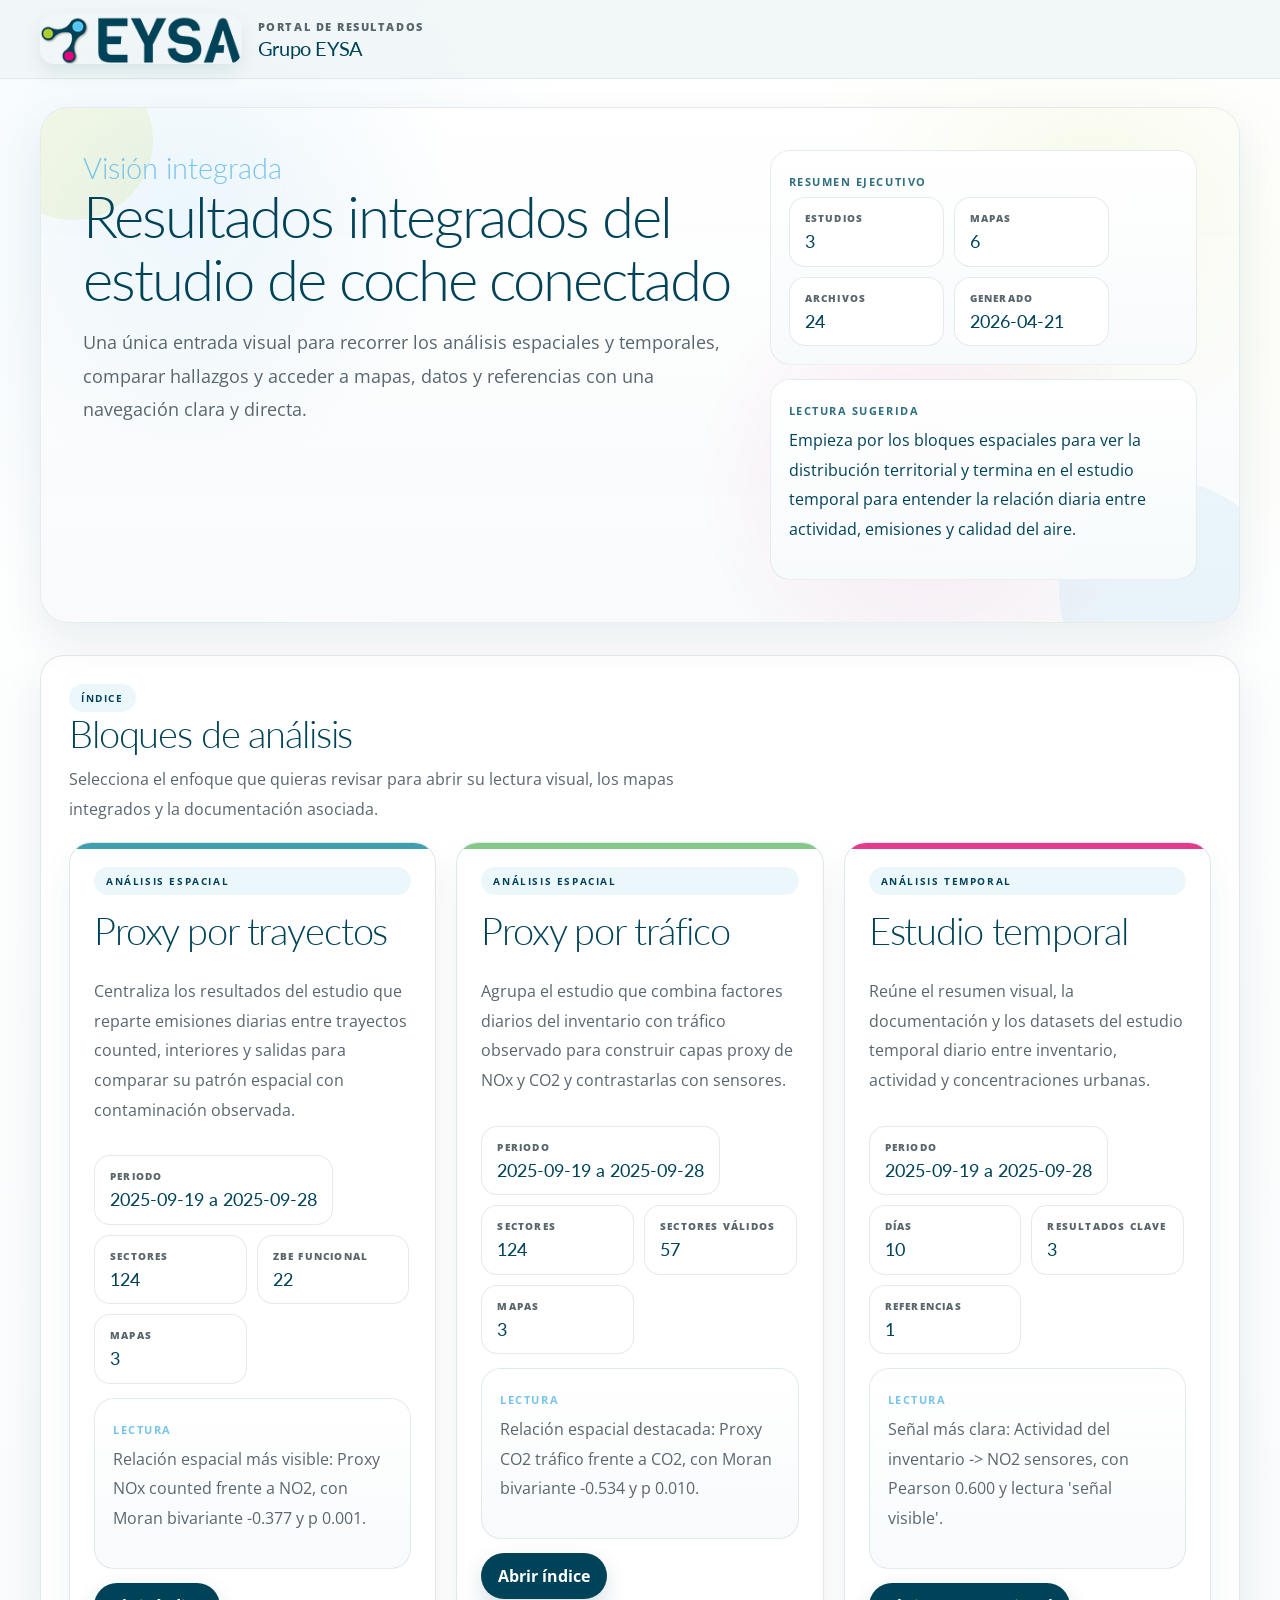
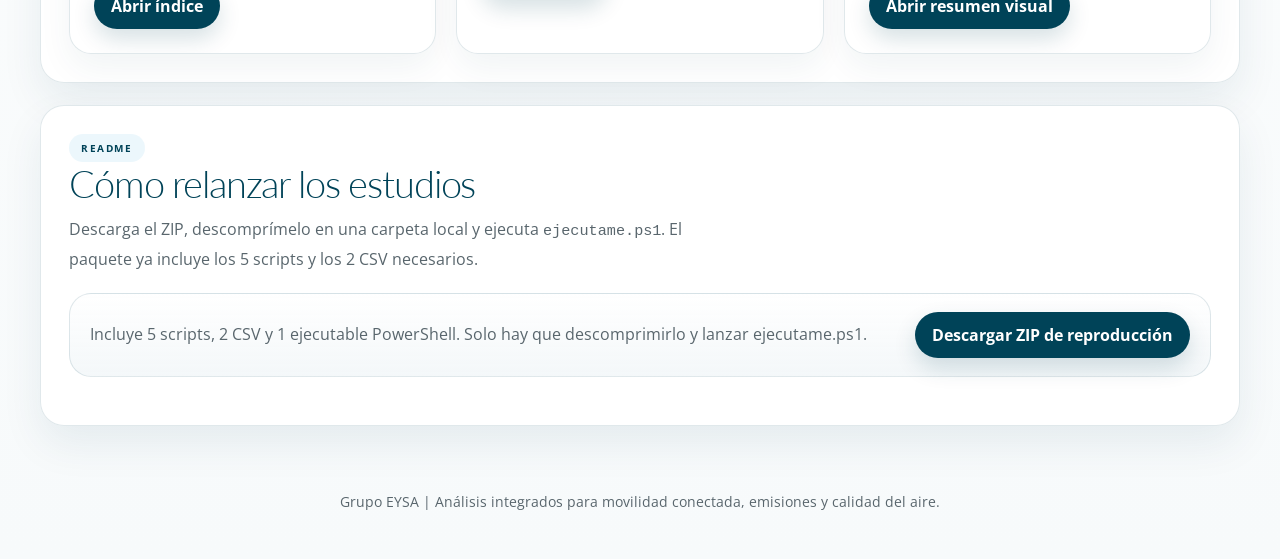
<file: index.html>
<!doctype html>
<html lang="es">
<head>
  <meta charset="utf-8">
  <meta name="viewport" content="width=device-width, initial-scale=1">
  <title>Portal de resultados EYSA</title>
  <link rel="stylesheet" href="assets/styles.css">
</head>
<body>
  <header class="site-header">
    <div class="header-inner">
      <a class="brand-link" href="index.html">
        <img src="assets/eysa-logo.png" alt="EYSA">
        <div class="brand-copy">
          <span>Portal de resultados</span>
          <strong>Grupo EYSA</strong>
        </div>
      </a>
    </div>
  </header>

  <section class="hero-wrap">
    <div class="hero-card hero-card-main">
      <div class="hero-grid">
        <div>
          <span class="eyebrow eyebrow-on-dark">Visión integrada</span>
          <h1>Resultados integrados del estudio de coche conectado</h1>
          <p class="hero-copy">
            Una única entrada visual para recorrer los análisis espaciales y temporales, comparar hallazgos
            y acceder a mapas, datos y referencias con una navegación clara y directa.
          </p>
        </div>
        <div class="hero-side">
          <div class="callout callout-dark">
            <span class="callout-tag">Resumen ejecutivo</span>
            <div class="metric-row"><div class="metric-pill"><span>Estudios</span><strong>3</strong></div><div class="metric-pill"><span>Mapas</span><strong>6</strong></div><div class="metric-pill"><span>Archivos</span><strong>24</strong></div><div class="metric-pill"><span>Generado</span><strong>2026-04-21</strong></div></div>
          </div>
          <div class="callout callout-soft">
            <span class="callout-tag">Lectura sugerida</span>
            <p>Empieza por los bloques espaciales para ver la distribución territorial y termina en el estudio temporal para entender la relación diaria entre actividad, emisiones y calidad del aire.</p>
          </div>
        </div>
      </div>
    </div>
  </section>

  <main class="page-shell">
    <section class="panel">
      <div class="section-head">
        <span class="eyebrow">Índice</span>
        <h2>Bloques de análisis</h2>
        <p>Selecciona el enfoque que quieras revisar para abrir su lectura visual, los mapas integrados y la documentación asociada.</p>
      </div>
      <div class="study-grid">
        <article class="study-card" style="--study-accent:#3EA0AE"><div class="study-card-body"><span class="eyebrow">Análisis espacial</span><h2>Proxy por trayectos</h2><p>Centraliza los resultados del estudio que reparte emisiones diarias entre trayectos counted, interiores y salidas para comparar su patrón espacial con contaminación observada.</p><div class="metric-row compact"><div class="metric-pill"><span>Periodo</span><strong>2025-09-19 a 2025-09-28</strong></div><div class="metric-pill"><span>Sectores</span><strong>124</strong></div><div class="metric-pill"><span>ZBE funcional</span><strong>22</strong></div><div class="metric-pill"><span>Mapas</span><strong>3</strong></div></div><div class="callout"><span class="callout-tag">Lectura</span><p>Relación espacial más visible: Proxy NOx counted frente a NO2, con Moran bivariante -0.377 y p 0.001.</p></div><div class="actions"><a class="button button-primary" href="studies/inventario-trip-proxy-lisa/index.html">Abrir índice</a></div></div></article><article class="study-card" style="--study-accent:#84C987"><div class="study-card-body"><span class="eyebrow">Análisis espacial</span><h2>Proxy por tráfico</h2><p>Agrupa el estudio que combina factores diarios del inventario con tráfico observado para construir capas proxy de NOx y CO2 y contrastarlas con sensores.</p><div class="metric-row compact"><div class="metric-pill"><span>Periodo</span><strong>2025-09-19 a 2025-09-28</strong></div><div class="metric-pill"><span>Sectores</span><strong>124</strong></div><div class="metric-pill"><span>Sectores válidos</span><strong>57</strong></div><div class="metric-pill"><span>Mapas</span><strong>3</strong></div></div><div class="callout"><span class="callout-tag">Lectura</span><p>Relación espacial destacada: Proxy CO2 tráfico frente a CO2, con Moran bivariante -0.534 y p 0.010.</p></div><div class="actions"><a class="button button-primary" href="studies/inventario-traffic-proxy-lisa/index.html">Abrir índice</a></div></div></article><article class="study-card" style="--study-accent:#E43A8D"><div class="study-card-body"><span class="eyebrow">Análisis temporal</span><h2>Estudio temporal</h2><p>Reúne el resumen visual, la documentación y los datasets del estudio temporal diario entre inventario, actividad y concentraciones urbanas.</p><div class="metric-row compact"><div class="metric-pill"><span>Periodo</span><strong>2025-09-19 a 2025-09-28</strong></div><div class="metric-pill"><span>Días</span><strong>10</strong></div><div class="metric-pill"><span>Resultados clave</span><strong>3</strong></div><div class="metric-pill"><span>Referencias</span><strong>1</strong></div></div><div class="callout"><span class="callout-tag">Lectura</span><p>Señal más clara: Actividad del inventario -&gt; NO2 sensores, con Pearson 0.600 y lectura &#x27;señal visible&#x27;.</p></div><div class="actions"><a class="button button-primary" href="studies/estudio-temporal-inventario-contaminacion/source/index.html">Abrir resumen visual</a></div></div></article>
      </div>
    </section>

    <section class="panel"><div class="section-head"><span class="eyebrow">README</span><h2>Cómo relanzar los estudios</h2><p>Descarga el ZIP, descomprímelo en una carpeta local y ejecuta <code>ejecutame.ps1</code>. El paquete ya incluye los 5 scripts y los 2 CSV necesarios.</p></div><div class="readme-note readme-note-centered"><p>Incluye 5 scripts, 2 CSV y 1 ejecutable PowerShell. Solo hay que descomprimirlo y lanzar ejecutame.ps1.</p><a class="button button-primary" href="materiales/reproducir_estudios_8_archivos.zip">Descargar ZIP de reproducción</a></div></section>
  </main>

  <footer class="site-footer">
    <div class="footer-inner">
      <p>Grupo EYSA | Análisis integrados para movilidad conectada, emisiones y calidad del aire.</p>
    </div>
  </footer>
</body>
</html>
</file>
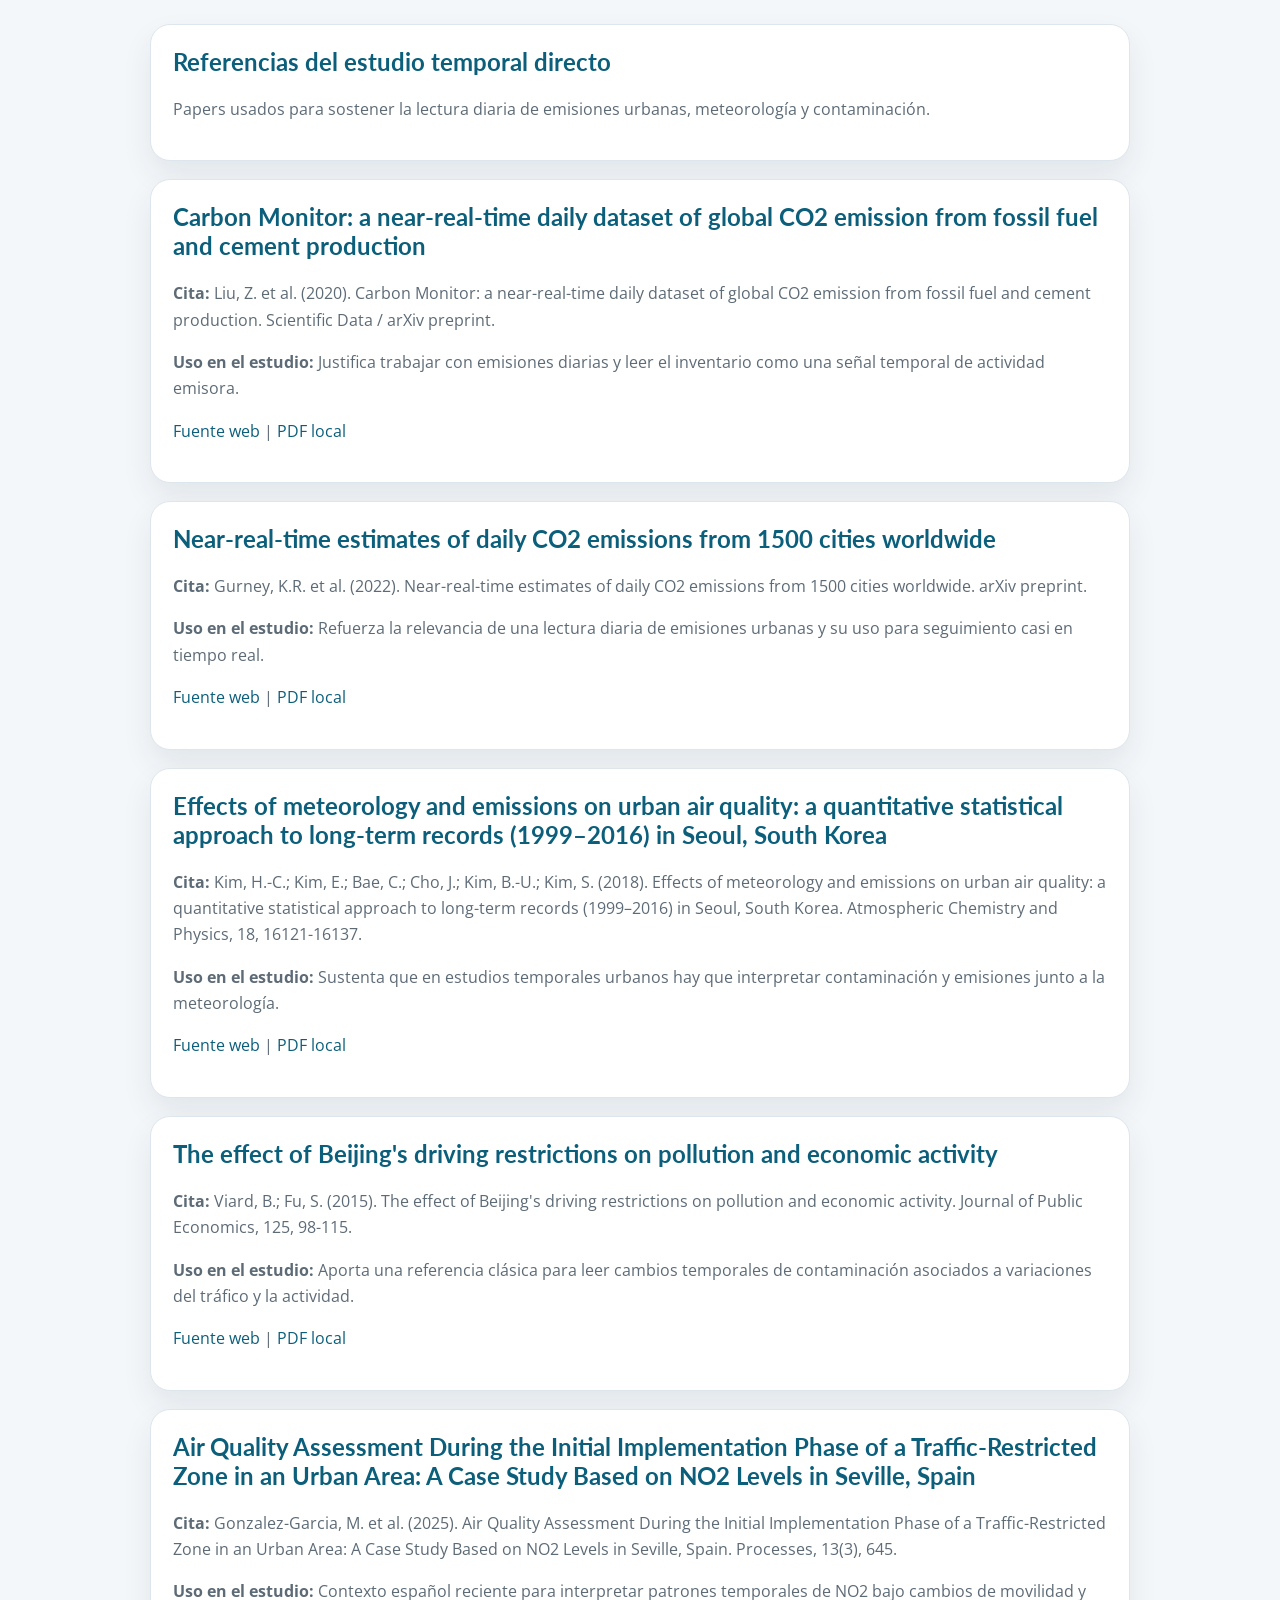
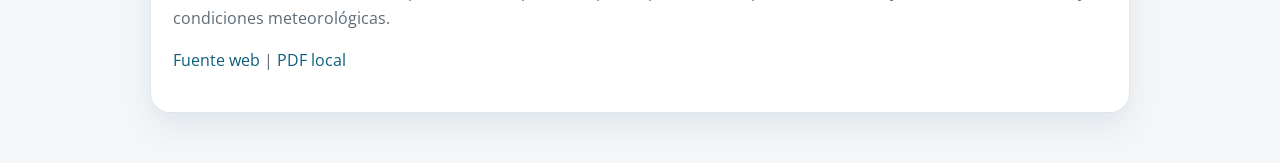
<file: studies/estudio-temporal-inventario-contaminacion/source/references/index.html>
<!doctype html>
<html lang="es"><head><meta charset="utf-8"><meta name="viewport" content="width=device-width, initial-scale=1">
<title>Referencias del estudio temporal directo</title>
<style>
@import url('https://fonts.googleapis.com/css2?family=Lato:wght@300;400;700;900&family=Open+Sans:wght@300;400;600;700&display=swap');
body{margin:0;font-family:"Open Sans","Segoe UI",sans-serif;background:#f4f7fa;color:#24303a}
main{max-width:980px;margin:0 auto;padding:24px 18px 32px}
.panel{background:#fff;border:1px solid #dde6ed;border-radius:20px;padding:22px;margin-bottom:18px;box-shadow:0 14px 30px rgba(15,38,56,.08)}
h1,h2{margin-top:0;font-family:"Lato","Open Sans","Segoe UI",sans-serif;color:#0c5f7b} p,li{line-height:1.65;color:#5d6b77} a{color:#0c5f7b;text-decoration:none} a:hover{text-decoration:underline}
</style></head><body><main>
<section class="panel"><h1>Referencias del estudio temporal directo</h1><p>Papers usados para sostener la lectura diaria de emisiones urbanas, meteorología y contaminación.</p></section>
<section class="panel"><h2>Carbon Monitor: a near-real-time daily dataset of global CO2 emission from fossil fuel and cement production</h2><p><strong>Cita:</strong> Liu, Z. et al. (2020). Carbon Monitor: a near-real-time daily dataset of global CO2 emission from fossil fuel and cement production. Scientific Data / arXiv preprint.</p><p><strong>Uso en el estudio:</strong> Justifica trabajar con emisiones diarias y leer el inventario como una señal temporal de actividad emisora.</p><p><a href="https://arxiv.org/abs/2006.07690">Fuente web</a> | <a href="01_carbon_monitor_2020.pdf">PDF local</a></p></section><section class="panel"><h2>Near-real-time estimates of daily CO2 emissions from 1500 cities worldwide</h2><p><strong>Cita:</strong> Gurney, K.R. et al. (2022). Near-real-time estimates of daily CO2 emissions from 1500 cities worldwide. arXiv preprint.</p><p><strong>Uso en el estudio:</strong> Refuerza la relevancia de una lectura diaria de emisiones urbanas y su uso para seguimiento casi en tiempo real.</p><p><a href="https://arxiv.org/abs/2204.07836">Fuente web</a> | <a href="02_daily_city_co2_2022.pdf">PDF local</a></p></section><section class="panel"><h2>Effects of meteorology and emissions on urban air quality: a quantitative statistical approach to long-term records (1999–2016) in Seoul, South Korea</h2><p><strong>Cita:</strong> Kim, H.-C.; Kim, E.; Bae, C.; Cho, J.; Kim, B.-U.; Kim, S. (2018). Effects of meteorology and emissions on urban air quality: a quantitative statistical approach to long-term records (1999–2016) in Seoul, South Korea. Atmospheric Chemistry and Physics, 18, 16121-16137.</p><p><strong>Uso en el estudio:</strong> Sustenta que en estudios temporales urbanos hay que interpretar contaminación y emisiones junto a la meteorología.</p><p><a href="https://acp.copernicus.org/articles/18/16121/2018/">Fuente web</a> | <a href="03_seoul_2018_meteorology_emissions.pdf">PDF local</a></p></section><section class="panel"><h2>The effect of Beijing&#x27;s driving restrictions on pollution and economic activity</h2><p><strong>Cita:</strong> Viard, B.; Fu, S. (2015). The effect of Beijing&#x27;s driving restrictions on pollution and economic activity. Journal of Public Economics, 125, 98-115.</p><p><strong>Uso en el estudio:</strong> Aporta una referencia clásica para leer cambios temporales de contaminación asociados a variaciones del tráfico y la actividad.</p><p><a href="https://mpra.ub.uni-muenchen.de/33009/">Fuente web</a> | <a href="04_viard_fu_2015_driving_restrictions.pdf">PDF local</a></p></section><section class="panel"><h2>Air Quality Assessment During the Initial Implementation Phase of a Traffic-Restricted Zone in an Urban Area: A Case Study Based on NO2 Levels in Seville, Spain</h2><p><strong>Cita:</strong> Gonzalez-Garcia, M. et al. (2025). Air Quality Assessment During the Initial Implementation Phase of a Traffic-Restricted Zone in an Urban Area: A Case Study Based on NO2 Levels in Seville, Spain. Processes, 13(3), 645.</p><p><strong>Uso en el estudio:</strong> Contexto español reciente para interpretar patrones temporales de NO2 bajo cambios de movilidad y condiciones meteorológicas.</p><p><a href="https://www.mdpi.com/2227-9717/13/3/645">Fuente web</a> | <a href="05_seville_2025_lez_no2.pdf">PDF local</a></p></section></main></body></html>
</file>
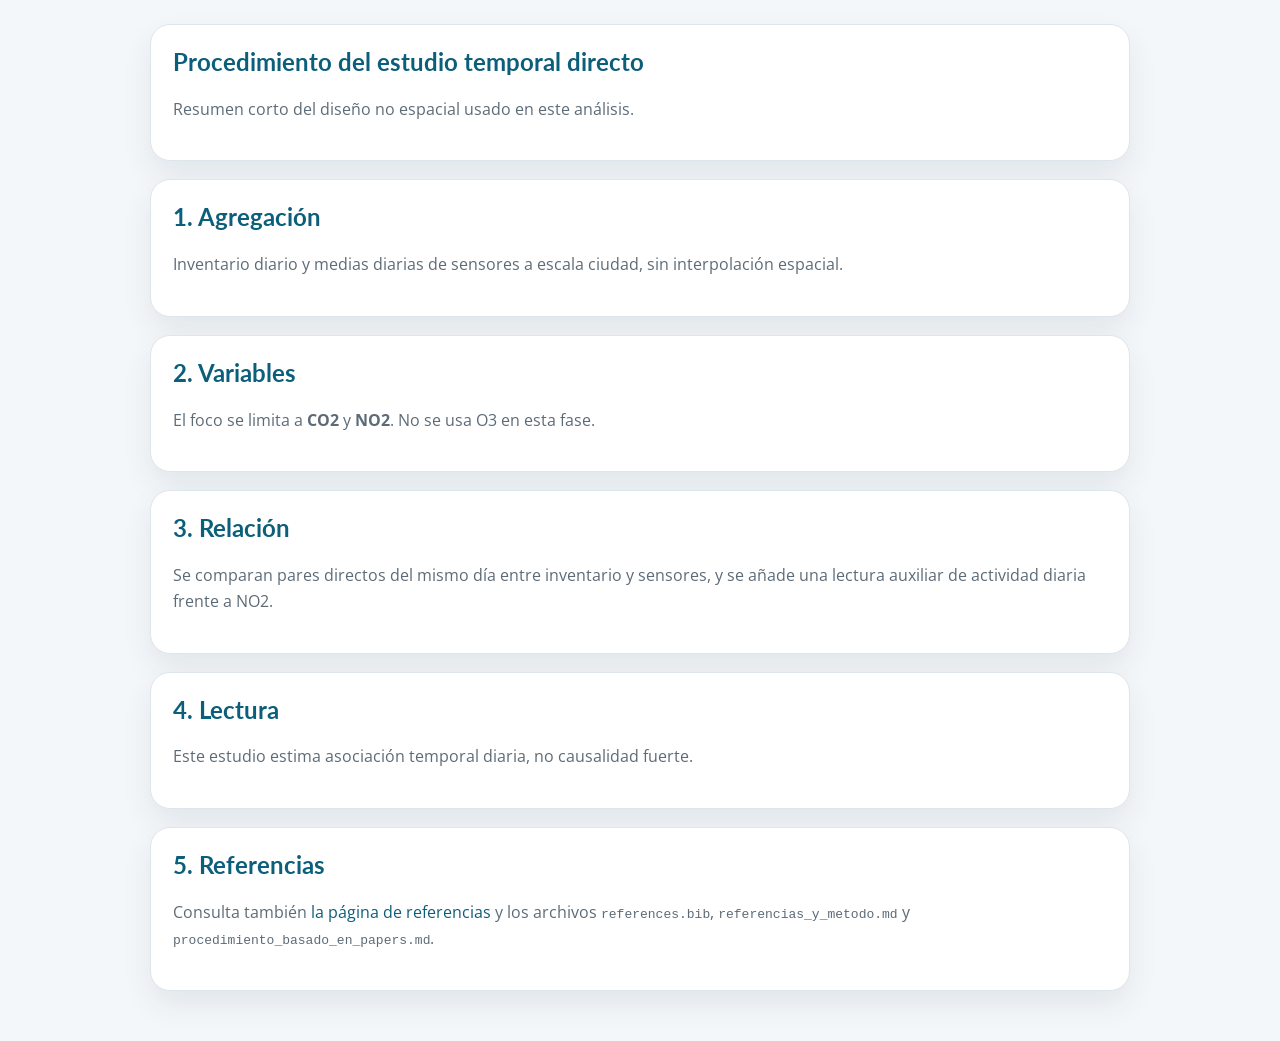
<file: studies/estudio-temporal-inventario-contaminacion/source/references/procedure.html>
<!doctype html>
<html lang="es"><head><meta charset="utf-8"><meta name="viewport" content="width=device-width, initial-scale=1">
<title>Procedimiento del estudio temporal directo</title>
<style>
@import url('https://fonts.googleapis.com/css2?family=Lato:wght@300;400;700;900&family=Open+Sans:wght@300;400;600;700&display=swap');
body{margin:0;font-family:"Open Sans","Segoe UI",sans-serif;background:#f4f7fa;color:#24303a}
main{max-width:980px;margin:0 auto;padding:24px 18px 32px}
.panel{background:#fff;border:1px solid #dde6ed;border-radius:20px;padding:22px;margin-bottom:18px;box-shadow:0 14px 30px rgba(15,38,56,.08)}
h1,h2{margin-top:0;font-family:"Lato","Open Sans","Segoe UI",sans-serif;color:#0c5f7b} p,li{line-height:1.65;color:#5d6b77} a{color:#0c5f7b;text-decoration:none} a:hover{text-decoration:underline}
</style></head><body><main>
<section class="panel"><h1>Procedimiento del estudio temporal directo</h1><p>Resumen corto del diseño no espacial usado en este análisis.</p></section>
<section class="panel"><h2>1. Agregación</h2><p>Inventario diario y medias diarias de sensores a escala ciudad, sin interpolación espacial.</p></section>
<section class="panel"><h2>2. Variables</h2><p>El foco se limita a <strong>CO2</strong> y <strong>NO2</strong>. No se usa O3 en esta fase.</p></section>
<section class="panel"><h2>3. Relación</h2><p>Se comparan pares directos del mismo día entre inventario y sensores, y se añade una lectura auxiliar de actividad diaria frente a NO2.</p></section>
<section class="panel"><h2>4. Lectura</h2><p>Este estudio estima asociación temporal diaria, no causalidad fuerte.</p></section>
<section class="panel"><h2>5. Referencias</h2><p>Consulta también <a href="index.html">la página de referencias</a> y los archivos <code>references.bib</code>, <code>referencias_y_metodo.md</code> y <code>procedimiento_basado_en_papers.md</code>.</p></section>
</main></body></html>
</file>
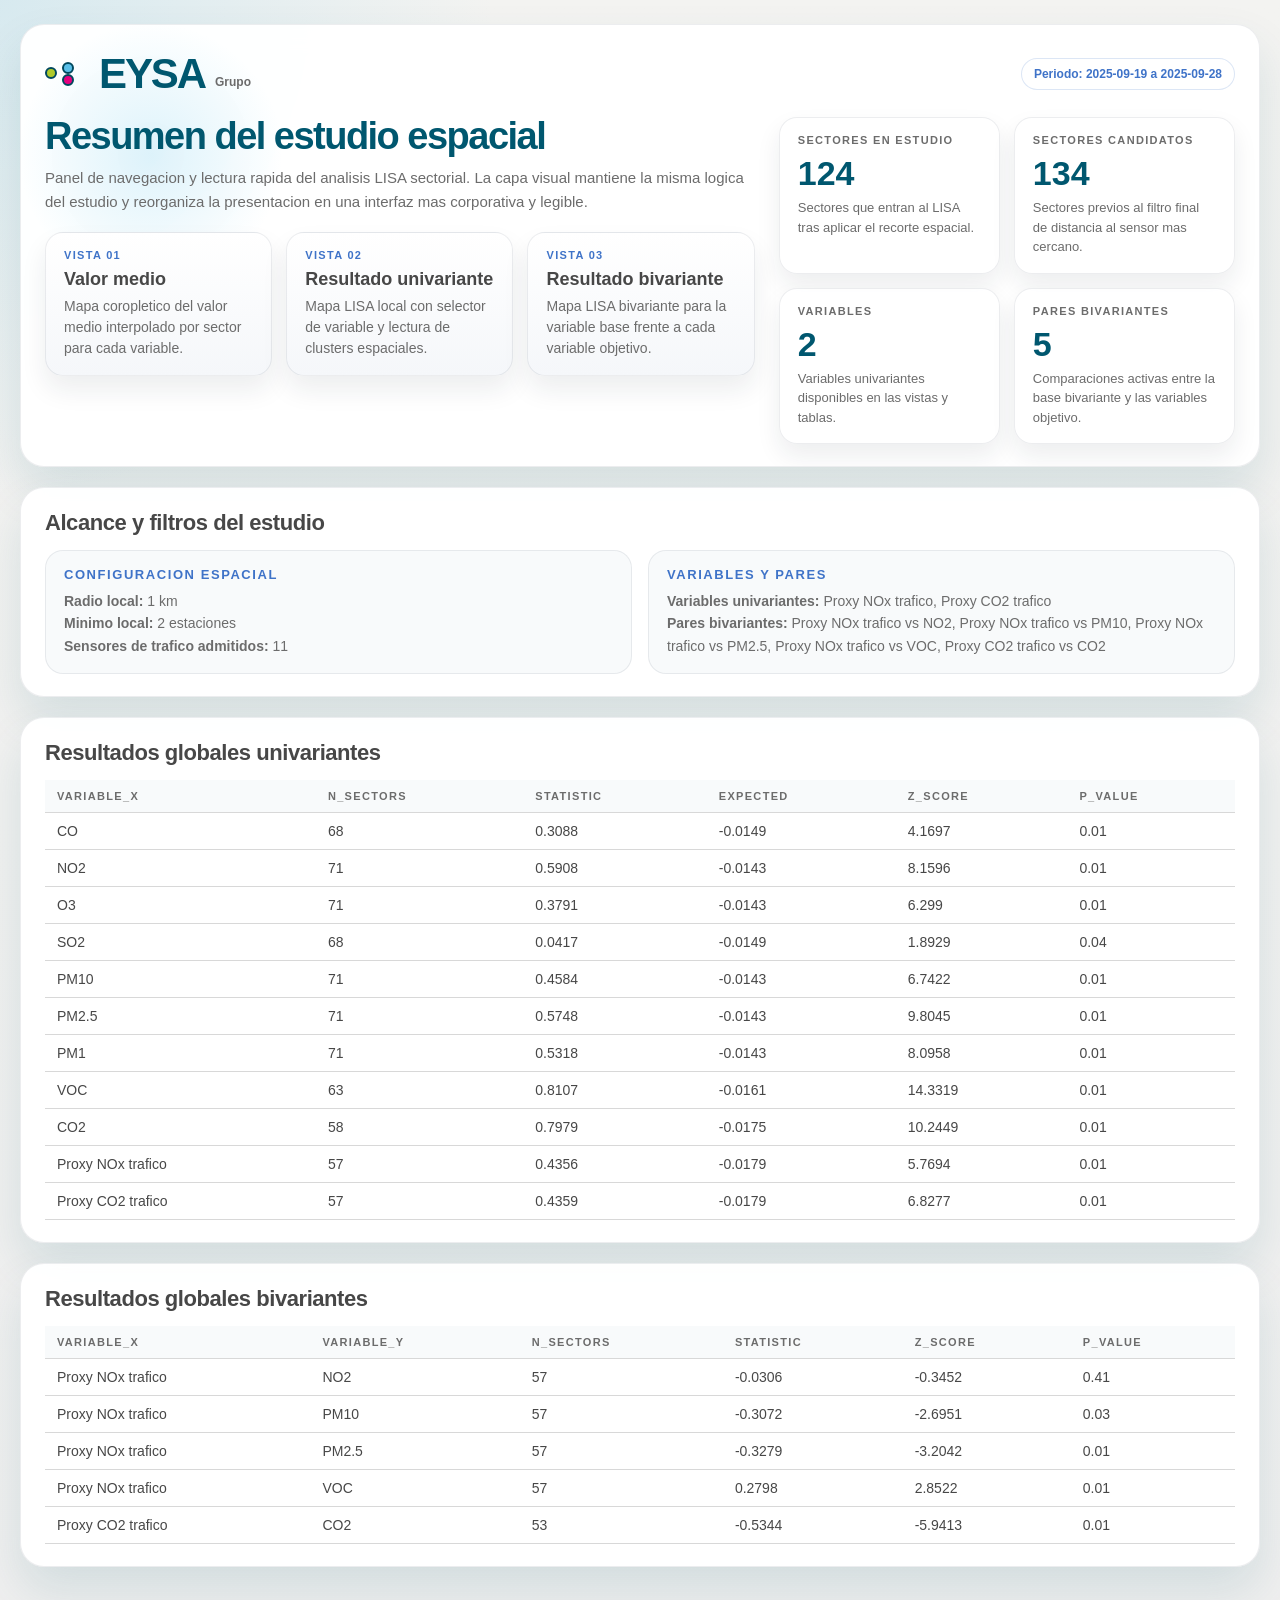
<file: studies/inventario-traffic-proxy-lisa/source/maps/00_resumen_global.html>
<!doctype html>
<html lang="es">
<head>
  <meta charset="utf-8">
  <meta name="viewport" content="width=device-width, initial-scale=1">
  <title>Resumen del estudio espacial</title>
  <style>
    :root {
      --bg: #efefef;
      --panel: rgba(255, 255, 255, 0.96);
      --ink: #474747;
      --muted: #6c6c6c;
      --line: #d8d8d8;
      --accent: #00576f;
      --accent-dark: #00485d;
      --accent-blue: #3f73c8;
      --accent-sky: #59bfe8;
      --accent-lime: #afca2b;
      --accent-magenta: #e5007e;
      --accent-soft: #dff1f8;
      --shadow: 0 24px 48px rgba(0, 87, 111, 0.12);
    }
    body {
      margin: 0;
      background:
        radial-gradient(circle at top left, rgba(89, 191, 232, 0.18), transparent 24%),
        linear-gradient(180deg, #f3f3f1 0%, #efefef 100%);
      color: var(--ink);
      font-family: "Aptos", "Segoe UI", "Helvetica Neue", sans-serif;
    }
    main {
      max-width: 1240px;
      margin: 0 auto;
      padding: 24px 20px 36px;
    }
    .panel {
      background: var(--panel);
      border: 1px solid rgba(22, 34, 53, 0.08);
      border-radius: 24px;
      padding: 22px 24px;
      margin-bottom: 20px;
      box-shadow: var(--shadow);
      backdrop-filter: blur(12px);
    }
    .hero {
      overflow: hidden;
      position: relative;
    }
    .hero::before {
      content: "";
      position: absolute;
      inset: 0 auto auto 0;
      width: 260px;
      height: 260px;
      background: radial-gradient(circle, rgba(89, 191, 232, 0.2) 0%, rgba(89, 191, 232, 0) 72%);
      pointer-events: none;
    }
    .brand-row {
      position: relative;
      display: flex;
      align-items: center;
      justify-content: space-between;
      gap: 12px;
      flex-wrap: wrap;
      margin-bottom: 16px;
    }
    .brand-mark {
      display: inline-flex;
      align-items: center;
      gap: 10px;
      padding: 6px 0;
    }
    .brand-dots {
      position: relative;
      width: 44px;
      height: 24px;
      flex: 0 0 auto;
    }
    .brand-dot {
      position: absolute;
      width: 12px;
      height: 12px;
      border-radius: 999px;
      border: 2px solid var(--accent-dark);
      box-sizing: border-box;
    }
    .brand-dot.dot-lime {
      top: 5px;
      left: 0;
      background: var(--accent-lime);
    }
    .brand-dot.dot-sky {
      top: 0;
      left: 17px;
      background: var(--accent-sky);
    }
    .brand-dot.dot-magenta {
      top: 12px;
      left: 17px;
      background: var(--accent-magenta);
    }
    .brand-name {
      color: var(--accent);
      font-size: 42px;
      font-weight: 800;
      letter-spacing: -0.05em;
      line-height: 1;
    }
    .brand-group {
      color: var(--muted);
      font-size: 12px;
      font-weight: 600;
      align-self: flex-end;
      padding-bottom: 6px;
    }
    .period-chip {
      display: inline-flex;
      align-items: center;
      padding: 8px 12px;
      border-radius: 999px;
      border: 1px solid rgba(63, 115, 200, 0.18);
      background: rgba(255, 255, 255, 0.86);
      color: var(--accent-blue);
      font-size: 12px;
      font-weight: 700;
    }
    .hero-grid {
      position: relative;
      display: grid;
      grid-template-columns: minmax(0, 1.4fr) minmax(320px, 0.9fr);
      gap: 24px;
      align-items: start;
    }
    h1, h2, h3 {
      margin-top: 0;
    }
    h1 {
      margin-bottom: 10px;
      font-size: 38px;
      line-height: 1.02;
      letter-spacing: -0.04em;
      color: var(--accent);
    }
    h2 {
      margin-bottom: 14px;
      font-size: 22px;
      letter-spacing: -0.02em;
    }
    .lead {
      margin: 0 0 12px 0;
      max-width: 760px;
      color: var(--muted);
      font-size: 15px;
      line-height: 1.6;
    }
    .view-grid {
      display: grid;
      grid-template-columns: repeat(3, minmax(0, 1fr));
      gap: 14px;
      margin-top: 18px;
    }
    .view-card {
      display: block;
      padding: 16px 18px;
      border-radius: 18px;
      border: 1px solid rgba(22, 34, 53, 0.08);
      background: linear-gradient(180deg, rgba(255, 255, 255, 1) 0%, rgba(245, 247, 250, 1) 100%);
      box-shadow: 0 14px 26px rgba(22, 34, 53, 0.08);
      text-decoration: none;
      color: inherit;
      transition: transform 0.18s ease, box-shadow 0.18s ease, border-color 0.18s ease;
    }
    .view-card:hover {
      transform: translateY(-2px);
      box-shadow: 0 20px 36px rgba(22, 34, 53, 0.12);
      border-color: rgba(89, 191, 232, 0.32);
    }
    .view-card span {
      display: block;
      font-size: 11px;
      font-weight: 800;
      letter-spacing: 0.12em;
      text-transform: uppercase;
      color: var(--accent-blue);
      margin-bottom: 8px;
    }
    .view-card strong {
      display: block;
      font-size: 18px;
      margin-bottom: 6px;
    }
    .view-card p {
      margin: 0;
      color: var(--muted);
      line-height: 1.5;
      font-size: 14px;
    }
    .kpi-grid {
      display: grid;
      grid-template-columns: repeat(2, minmax(0, 1fr));
      gap: 14px;
    }
    .kpi-card {
      padding: 16px 18px;
      border-radius: 18px;
      border: 1px solid rgba(22, 34, 53, 0.08);
      background: rgba(255, 255, 255, 0.88);
      box-shadow: 0 12px 24px rgba(22, 34, 53, 0.08);
    }
    .kpi-card span {
      display: block;
      font-size: 11px;
      font-weight: 800;
      letter-spacing: 0.12em;
      text-transform: uppercase;
      color: var(--muted);
      margin-bottom: 10px;
    }
    .kpi-card strong {
      display: block;
      font-size: 34px;
      line-height: 1;
      margin-bottom: 8px;
      color: var(--accent);
    }
    .kpi-card p {
      margin: 0;
      color: var(--muted);
      font-size: 13px;
      line-height: 1.5;
    }
    .meta-grid {
      display: grid;
      grid-template-columns: repeat(2, minmax(0, 1fr));
      gap: 16px;
    }
    .meta-block {
      padding: 16px 18px;
      border-radius: 18px;
      border: 1px solid rgba(22, 34, 53, 0.08);
      background: rgba(247, 249, 251, 0.84);
    }
    .meta-block h3 {
      margin-bottom: 8px;
      font-size: 13px;
      text-transform: uppercase;
      letter-spacing: 0.12em;
      color: var(--accent-blue);
    }
    .meta-block p {
      margin: 0;
      color: var(--muted);
      line-height: 1.6;
      font-size: 14px;
    }
    .stats-table {
      width: 100%;
      border-collapse: collapse;
      font-size: 14px;
      overflow: hidden;
    }
    .stats-table th, .stats-table td {
      border-bottom: 1px solid var(--line);
      padding: 10px 12px;
      text-align: left;
    }
    .stats-table th {
      font-size: 11px;
      font-weight: 800;
      letter-spacing: 0.12em;
      text-transform: uppercase;
      color: var(--muted);
      background: rgba(247, 249, 251, 0.8);
    }
    .stats-table tr:hover td {
      background: rgba(89, 191, 232, 0.08);
    }
    a {
      color: var(--accent-blue);
      text-decoration: none;
    }
    a:hover {
      text-decoration: underline;
    }
    @media (max-width: 980px) {
      .hero-grid,
      .meta-grid {
        grid-template-columns: 1fr;
      }
      .view-grid {
        grid-template-columns: 1fr;
      }
    }
    @media (max-width: 720px) {
      main {
        padding: 16px 12px 28px;
      }
      .panel {
        padding: 18px 16px;
        border-radius: 18px;
      }
      h1 {
        font-size: 30px;
      }
      .kpi-grid {
        grid-template-columns: 1fr;
      }
      .stats-table {
        font-size: 13px;
      }
    }
  </style>
</head>
<body>
  <main>
    <section class="panel hero">
      <div class="brand-row">
        <div class="brand-mark">
          <span class="brand-dots">
            <span class="brand-dot dot-lime"></span>
            <span class="brand-dot dot-sky"></span>
            <span class="brand-dot dot-magenta"></span>
          </span>
          <span class="brand-name">EYSA</span>
          <span class="brand-group">Grupo</span>
        </div>
        <div class="period-chip">Periodo: 2025-09-19 a 2025-09-28</div>
      </div>
      <div class="hero-grid">
        <div>
          <h1>Resumen del estudio espacial</h1>
          <p class="lead">Panel de navegacion y lectura rapida del analisis LISA sectorial. La capa visual mantiene la misma logica del estudio y reorganiza la presentacion en una interfaz mas corporativa y legible.</p>
          <div class="view-grid">
            
            <a class="view-card" href="01_valor_medio.html">
              <span>Vista 01</span>
              <strong>Valor medio</strong>
              <p>Mapa coropletico del valor medio interpolado por sector para cada variable.</p>
            </a>
            <a class="view-card" href="02_resultado_univariante.html">
              <span>Vista 02</span>
              <strong>Resultado univariante</strong>
              <p>Mapa LISA local con selector de variable y lectura de clusters espaciales.</p>
            </a>
            <a class="view-card" href="03_resultado_bivariante.html">
              <span>Vista 03</span>
              <strong>Resultado bivariante</strong>
              <p>Mapa LISA bivariante para la variable base frente a cada variable objetivo.</p>
            </a>
          </div>
        </div>
        <div class="kpi-grid">
          <div class="kpi-card">
            <span>Sectores en estudio</span>
            <strong>124</strong>
            <p>Sectores que entran al LISA tras aplicar el recorte espacial.</p>
          </div>
          <div class="kpi-card">
            <span>Sectores candidatos</span>
            <strong>134</strong>
            <p>Sectores previos al filtro final de distancia al sensor mas cercano.</p>
          </div>
          <div class="kpi-card">
            <span>Variables</span>
            <strong>2</strong>
            <p>Variables univariantes disponibles en las vistas y tablas.</p>
          </div>
          <div class="kpi-card">
            <span>Pares bivariantes</span>
            <strong>5</strong>
            <p>Comparaciones activas entre la base bivariante y las variables objetivo.</p>
          </div>
        </div>
      </div>
    </section>
    <section class="panel">
      <h2>Alcance y filtros del estudio</h2>
      <div class="meta-grid">
        <div class="meta-block">
          <h3>Configuracion espacial</h3>
          <p><strong>Radio local:</strong> 1 km</p>
          <p><strong>Minimo local:</strong> 2 estaciones</p>
          <p><strong>Sensores de trafico admitidos:</strong> 11</p>
        </div>
        <div class="meta-block">
          <h3>Variables y pares</h3>
          <p><strong>Variables univariantes:</strong> Proxy NOx trafico, Proxy CO2 trafico</p>
          <p><strong>Pares bivariantes:</strong> Proxy NOx trafico vs NO2, Proxy NOx trafico vs PM10, Proxy NOx trafico vs PM2.5, Proxy NOx trafico vs VOC, Proxy CO2 trafico vs CO2</p>
        </div>
      </div>
    </section>
    <section class="panel">
      <h2>Resultados globales univariantes</h2>
      <table class="dataframe stats-table">
  <thead>
    <tr style="text-align: right;">
      <th>variable_x</th>
      <th>n_sectors</th>
      <th>statistic</th>
      <th>expected</th>
      <th>z_score</th>
      <th>p_value</th>
    </tr>
  </thead>
  <tbody>
    <tr>
      <td>CO</td>
      <td>68</td>
      <td>0.3088</td>
      <td>-0.0149</td>
      <td>4.1697</td>
      <td>0.01</td>
    </tr>
    <tr>
      <td>NO2</td>
      <td>71</td>
      <td>0.5908</td>
      <td>-0.0143</td>
      <td>8.1596</td>
      <td>0.01</td>
    </tr>
    <tr>
      <td>O3</td>
      <td>71</td>
      <td>0.3791</td>
      <td>-0.0143</td>
      <td>6.299</td>
      <td>0.01</td>
    </tr>
    <tr>
      <td>SO2</td>
      <td>68</td>
      <td>0.0417</td>
      <td>-0.0149</td>
      <td>1.8929</td>
      <td>0.04</td>
    </tr>
    <tr>
      <td>PM10</td>
      <td>71</td>
      <td>0.4584</td>
      <td>-0.0143</td>
      <td>6.7422</td>
      <td>0.01</td>
    </tr>
    <tr>
      <td>PM2.5</td>
      <td>71</td>
      <td>0.5748</td>
      <td>-0.0143</td>
      <td>9.8045</td>
      <td>0.01</td>
    </tr>
    <tr>
      <td>PM1</td>
      <td>71</td>
      <td>0.5318</td>
      <td>-0.0143</td>
      <td>8.0958</td>
      <td>0.01</td>
    </tr>
    <tr>
      <td>VOC</td>
      <td>63</td>
      <td>0.8107</td>
      <td>-0.0161</td>
      <td>14.3319</td>
      <td>0.01</td>
    </tr>
    <tr>
      <td>CO2</td>
      <td>58</td>
      <td>0.7979</td>
      <td>-0.0175</td>
      <td>10.2449</td>
      <td>0.01</td>
    </tr>
    <tr>
      <td>Proxy NOx trafico</td>
      <td>57</td>
      <td>0.4356</td>
      <td>-0.0179</td>
      <td>5.7694</td>
      <td>0.01</td>
    </tr>
    <tr>
      <td>Proxy CO2 trafico</td>
      <td>57</td>
      <td>0.4359</td>
      <td>-0.0179</td>
      <td>6.8277</td>
      <td>0.01</td>
    </tr>
  </tbody>
</table>
    </section>
    <section class="panel">
      <h2>Resultados globales bivariantes</h2>
      <table class="dataframe stats-table">
  <thead>
    <tr style="text-align: right;">
      <th>variable_x</th>
      <th>variable_y</th>
      <th>n_sectors</th>
      <th>statistic</th>
      <th>z_score</th>
      <th>p_value</th>
    </tr>
  </thead>
  <tbody>
    <tr>
      <td>Proxy NOx trafico</td>
      <td>NO2</td>
      <td>57</td>
      <td>-0.0306</td>
      <td>-0.3452</td>
      <td>0.41</td>
    </tr>
    <tr>
      <td>Proxy NOx trafico</td>
      <td>PM10</td>
      <td>57</td>
      <td>-0.3072</td>
      <td>-2.6951</td>
      <td>0.03</td>
    </tr>
    <tr>
      <td>Proxy NOx trafico</td>
      <td>PM2.5</td>
      <td>57</td>
      <td>-0.3279</td>
      <td>-3.2042</td>
      <td>0.01</td>
    </tr>
    <tr>
      <td>Proxy NOx trafico</td>
      <td>VOC</td>
      <td>57</td>
      <td>0.2798</td>
      <td>2.8522</td>
      <td>0.01</td>
    </tr>
    <tr>
      <td>Proxy CO2 trafico</td>
      <td>CO2</td>
      <td>53</td>
      <td>-0.5344</td>
      <td>-5.9413</td>
      <td>0.01</td>
    </tr>
  </tbody>
</table>
    </section>
  </main>
</body>
</html>
</file>
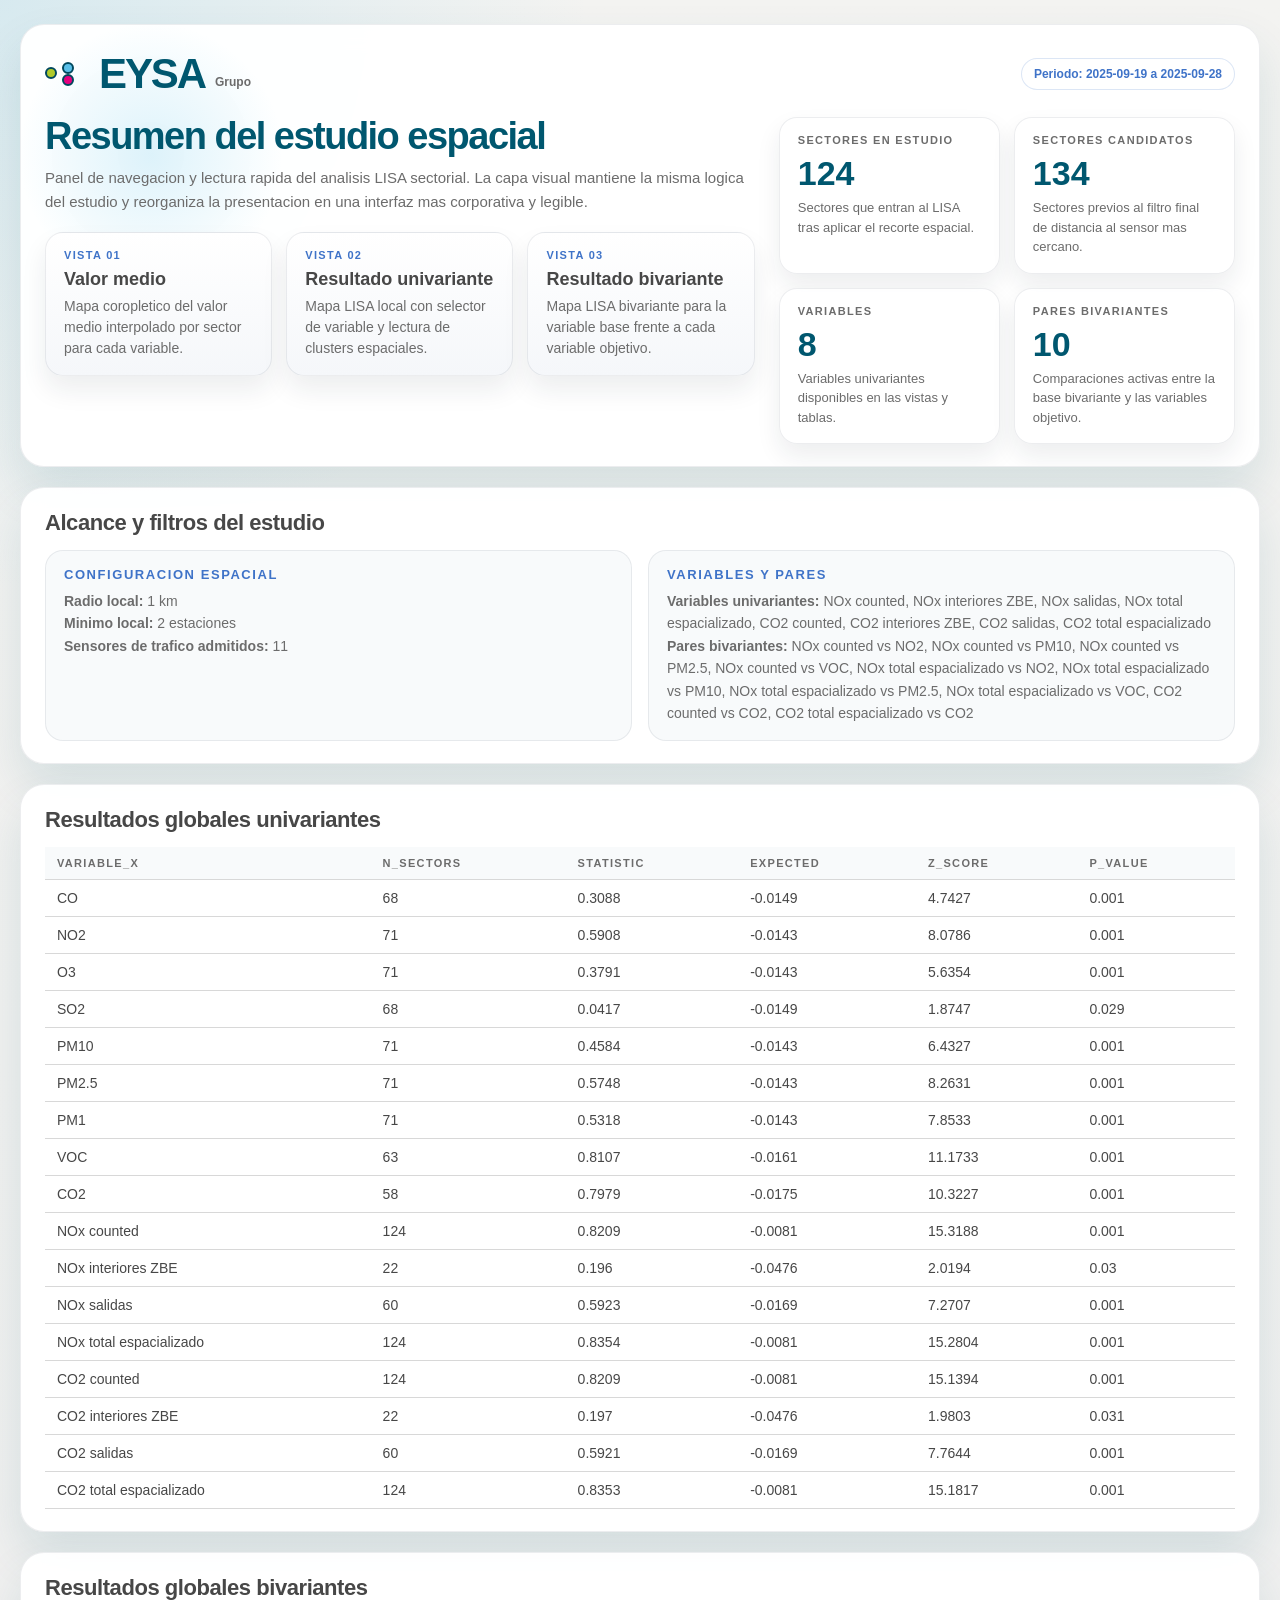
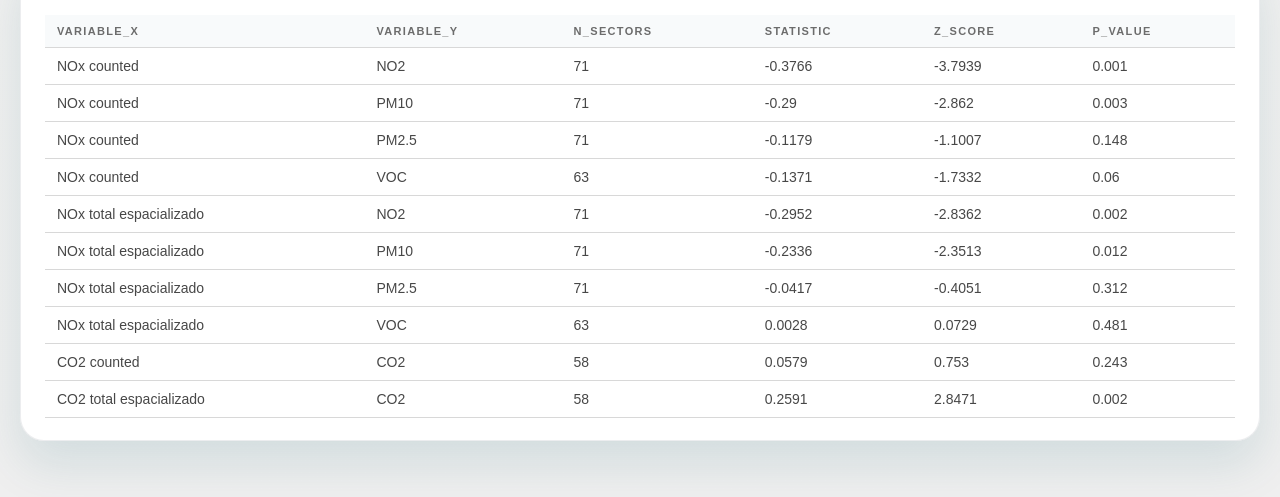
<file: studies/inventario-trip-proxy-lisa/source/maps/00_resumen_global.html>
<!doctype html>
<html lang="es">
<head>
  <meta charset="utf-8">
  <meta name="viewport" content="width=device-width, initial-scale=1">
  <title>Resumen del estudio espacial</title>
  <style>
    :root {
      --bg: #efefef;
      --panel: rgba(255, 255, 255, 0.96);
      --ink: #474747;
      --muted: #6c6c6c;
      --line: #d8d8d8;
      --accent: #00576f;
      --accent-dark: #00485d;
      --accent-blue: #3f73c8;
      --accent-sky: #59bfe8;
      --accent-lime: #afca2b;
      --accent-magenta: #e5007e;
      --accent-soft: #dff1f8;
      --shadow: 0 24px 48px rgba(0, 87, 111, 0.12);
    }
    body {
      margin: 0;
      background:
        radial-gradient(circle at top left, rgba(89, 191, 232, 0.18), transparent 24%),
        linear-gradient(180deg, #f3f3f1 0%, #efefef 100%);
      color: var(--ink);
      font-family: "Aptos", "Segoe UI", "Helvetica Neue", sans-serif;
    }
    main {
      max-width: 1240px;
      margin: 0 auto;
      padding: 24px 20px 36px;
    }
    .panel {
      background: var(--panel);
      border: 1px solid rgba(22, 34, 53, 0.08);
      border-radius: 24px;
      padding: 22px 24px;
      margin-bottom: 20px;
      box-shadow: var(--shadow);
      backdrop-filter: blur(12px);
    }
    .hero {
      overflow: hidden;
      position: relative;
    }
    .hero::before {
      content: "";
      position: absolute;
      inset: 0 auto auto 0;
      width: 260px;
      height: 260px;
      background: radial-gradient(circle, rgba(89, 191, 232, 0.2) 0%, rgba(89, 191, 232, 0) 72%);
      pointer-events: none;
    }
    .brand-row {
      position: relative;
      display: flex;
      align-items: center;
      justify-content: space-between;
      gap: 12px;
      flex-wrap: wrap;
      margin-bottom: 16px;
    }
    .brand-mark {
      display: inline-flex;
      align-items: center;
      gap: 10px;
      padding: 6px 0;
    }
    .brand-dots {
      position: relative;
      width: 44px;
      height: 24px;
      flex: 0 0 auto;
    }
    .brand-dot {
      position: absolute;
      width: 12px;
      height: 12px;
      border-radius: 999px;
      border: 2px solid var(--accent-dark);
      box-sizing: border-box;
    }
    .brand-dot.dot-lime {
      top: 5px;
      left: 0;
      background: var(--accent-lime);
    }
    .brand-dot.dot-sky {
      top: 0;
      left: 17px;
      background: var(--accent-sky);
    }
    .brand-dot.dot-magenta {
      top: 12px;
      left: 17px;
      background: var(--accent-magenta);
    }
    .brand-name {
      color: var(--accent);
      font-size: 42px;
      font-weight: 800;
      letter-spacing: -0.05em;
      line-height: 1;
    }
    .brand-group {
      color: var(--muted);
      font-size: 12px;
      font-weight: 600;
      align-self: flex-end;
      padding-bottom: 6px;
    }
    .period-chip {
      display: inline-flex;
      align-items: center;
      padding: 8px 12px;
      border-radius: 999px;
      border: 1px solid rgba(63, 115, 200, 0.18);
      background: rgba(255, 255, 255, 0.86);
      color: var(--accent-blue);
      font-size: 12px;
      font-weight: 700;
    }
    .hero-grid {
      position: relative;
      display: grid;
      grid-template-columns: minmax(0, 1.4fr) minmax(320px, 0.9fr);
      gap: 24px;
      align-items: start;
    }
    h1, h2, h3 {
      margin-top: 0;
    }
    h1 {
      margin-bottom: 10px;
      font-size: 38px;
      line-height: 1.02;
      letter-spacing: -0.04em;
      color: var(--accent);
    }
    h2 {
      margin-bottom: 14px;
      font-size: 22px;
      letter-spacing: -0.02em;
    }
    .lead {
      margin: 0 0 12px 0;
      max-width: 760px;
      color: var(--muted);
      font-size: 15px;
      line-height: 1.6;
    }
    .view-grid {
      display: grid;
      grid-template-columns: repeat(3, minmax(0, 1fr));
      gap: 14px;
      margin-top: 18px;
    }
    .view-card {
      display: block;
      padding: 16px 18px;
      border-radius: 18px;
      border: 1px solid rgba(22, 34, 53, 0.08);
      background: linear-gradient(180deg, rgba(255, 255, 255, 1) 0%, rgba(245, 247, 250, 1) 100%);
      box-shadow: 0 14px 26px rgba(22, 34, 53, 0.08);
      text-decoration: none;
      color: inherit;
      transition: transform 0.18s ease, box-shadow 0.18s ease, border-color 0.18s ease;
    }
    .view-card:hover {
      transform: translateY(-2px);
      box-shadow: 0 20px 36px rgba(22, 34, 53, 0.12);
      border-color: rgba(89, 191, 232, 0.32);
    }
    .view-card span {
      display: block;
      font-size: 11px;
      font-weight: 800;
      letter-spacing: 0.12em;
      text-transform: uppercase;
      color: var(--accent-blue);
      margin-bottom: 8px;
    }
    .view-card strong {
      display: block;
      font-size: 18px;
      margin-bottom: 6px;
    }
    .view-card p {
      margin: 0;
      color: var(--muted);
      line-height: 1.5;
      font-size: 14px;
    }
    .kpi-grid {
      display: grid;
      grid-template-columns: repeat(2, minmax(0, 1fr));
      gap: 14px;
    }
    .kpi-card {
      padding: 16px 18px;
      border-radius: 18px;
      border: 1px solid rgba(22, 34, 53, 0.08);
      background: rgba(255, 255, 255, 0.88);
      box-shadow: 0 12px 24px rgba(22, 34, 53, 0.08);
    }
    .kpi-card span {
      display: block;
      font-size: 11px;
      font-weight: 800;
      letter-spacing: 0.12em;
      text-transform: uppercase;
      color: var(--muted);
      margin-bottom: 10px;
    }
    .kpi-card strong {
      display: block;
      font-size: 34px;
      line-height: 1;
      margin-bottom: 8px;
      color: var(--accent);
    }
    .kpi-card p {
      margin: 0;
      color: var(--muted);
      font-size: 13px;
      line-height: 1.5;
    }
    .meta-grid {
      display: grid;
      grid-template-columns: repeat(2, minmax(0, 1fr));
      gap: 16px;
    }
    .meta-block {
      padding: 16px 18px;
      border-radius: 18px;
      border: 1px solid rgba(22, 34, 53, 0.08);
      background: rgba(247, 249, 251, 0.84);
    }
    .meta-block h3 {
      margin-bottom: 8px;
      font-size: 13px;
      text-transform: uppercase;
      letter-spacing: 0.12em;
      color: var(--accent-blue);
    }
    .meta-block p {
      margin: 0;
      color: var(--muted);
      line-height: 1.6;
      font-size: 14px;
    }
    .stats-table {
      width: 100%;
      border-collapse: collapse;
      font-size: 14px;
      overflow: hidden;
    }
    .stats-table th, .stats-table td {
      border-bottom: 1px solid var(--line);
      padding: 10px 12px;
      text-align: left;
    }
    .stats-table th {
      font-size: 11px;
      font-weight: 800;
      letter-spacing: 0.12em;
      text-transform: uppercase;
      color: var(--muted);
      background: rgba(247, 249, 251, 0.8);
    }
    .stats-table tr:hover td {
      background: rgba(89, 191, 232, 0.08);
    }
    a {
      color: var(--accent-blue);
      text-decoration: none;
    }
    a:hover {
      text-decoration: underline;
    }
    @media (max-width: 980px) {
      .hero-grid,
      .meta-grid {
        grid-template-columns: 1fr;
      }
      .view-grid {
        grid-template-columns: 1fr;
      }
    }
    @media (max-width: 720px) {
      main {
        padding: 16px 12px 28px;
      }
      .panel {
        padding: 18px 16px;
        border-radius: 18px;
      }
      h1 {
        font-size: 30px;
      }
      .kpi-grid {
        grid-template-columns: 1fr;
      }
      .stats-table {
        font-size: 13px;
      }
    }
  </style>
</head>
<body>
  <main>
    <section class="panel hero">
      <div class="brand-row">
        <div class="brand-mark">
          <span class="brand-dots">
            <span class="brand-dot dot-lime"></span>
            <span class="brand-dot dot-sky"></span>
            <span class="brand-dot dot-magenta"></span>
          </span>
          <span class="brand-name">EYSA</span>
          <span class="brand-group">Grupo</span>
        </div>
        <div class="period-chip">Periodo: 2025-09-19 a 2025-09-28</div>
      </div>
      <div class="hero-grid">
        <div>
          <h1>Resumen del estudio espacial</h1>
          <p class="lead">Panel de navegacion y lectura rapida del analisis LISA sectorial. La capa visual mantiene la misma logica del estudio y reorganiza la presentacion en una interfaz mas corporativa y legible.</p>
          <div class="view-grid">
            
            <a class="view-card" href="01_valor_medio.html">
              <span>Vista 01</span>
              <strong>Valor medio</strong>
              <p>Mapa coropletico del valor medio interpolado por sector para cada variable.</p>
            </a>
            <a class="view-card" href="02_resultado_univariante.html">
              <span>Vista 02</span>
              <strong>Resultado univariante</strong>
              <p>Mapa LISA local con selector de variable y lectura de clusters espaciales.</p>
            </a>
            <a class="view-card" href="03_resultado_bivariante.html">
              <span>Vista 03</span>
              <strong>Resultado bivariante</strong>
              <p>Mapa LISA bivariante para la variable base frente a cada variable objetivo.</p>
            </a>
          </div>
        </div>
        <div class="kpi-grid">
          <div class="kpi-card">
            <span>Sectores en estudio</span>
            <strong>124</strong>
            <p>Sectores que entran al LISA tras aplicar el recorte espacial.</p>
          </div>
          <div class="kpi-card">
            <span>Sectores candidatos</span>
            <strong>134</strong>
            <p>Sectores previos al filtro final de distancia al sensor mas cercano.</p>
          </div>
          <div class="kpi-card">
            <span>Variables</span>
            <strong>8</strong>
            <p>Variables univariantes disponibles en las vistas y tablas.</p>
          </div>
          <div class="kpi-card">
            <span>Pares bivariantes</span>
            <strong>10</strong>
            <p>Comparaciones activas entre la base bivariante y las variables objetivo.</p>
          </div>
        </div>
      </div>
    </section>
    <section class="panel">
      <h2>Alcance y filtros del estudio</h2>
      <div class="meta-grid">
        <div class="meta-block">
          <h3>Configuracion espacial</h3>
          <p><strong>Radio local:</strong> 1 km</p>
          <p><strong>Minimo local:</strong> 2 estaciones</p>
          <p><strong>Sensores de trafico admitidos:</strong> 11</p>
        </div>
        <div class="meta-block">
          <h3>Variables y pares</h3>
          <p><strong>Variables univariantes:</strong> NOx counted, NOx interiores ZBE, NOx salidas, NOx total espacializado, CO2 counted, CO2 interiores ZBE, CO2 salidas, CO2 total espacializado</p>
          <p><strong>Pares bivariantes:</strong> NOx counted vs NO2, NOx counted vs PM10, NOx counted vs PM2.5, NOx counted vs VOC, NOx total espacializado vs NO2, NOx total espacializado vs PM10, NOx total espacializado vs PM2.5, NOx total espacializado vs VOC, CO2 counted vs CO2, CO2 total espacializado vs CO2</p>
        </div>
      </div>
    </section>
    <section class="panel">
      <h2>Resultados globales univariantes</h2>
      <table class="dataframe stats-table">
  <thead>
    <tr style="text-align: right;">
      <th>variable_x</th>
      <th>n_sectors</th>
      <th>statistic</th>
      <th>expected</th>
      <th>z_score</th>
      <th>p_value</th>
    </tr>
  </thead>
  <tbody>
    <tr>
      <td>CO</td>
      <td>68</td>
      <td>0.3088</td>
      <td>-0.0149</td>
      <td>4.7427</td>
      <td>0.001</td>
    </tr>
    <tr>
      <td>NO2</td>
      <td>71</td>
      <td>0.5908</td>
      <td>-0.0143</td>
      <td>8.0786</td>
      <td>0.001</td>
    </tr>
    <tr>
      <td>O3</td>
      <td>71</td>
      <td>0.3791</td>
      <td>-0.0143</td>
      <td>5.6354</td>
      <td>0.001</td>
    </tr>
    <tr>
      <td>SO2</td>
      <td>68</td>
      <td>0.0417</td>
      <td>-0.0149</td>
      <td>1.8747</td>
      <td>0.029</td>
    </tr>
    <tr>
      <td>PM10</td>
      <td>71</td>
      <td>0.4584</td>
      <td>-0.0143</td>
      <td>6.4327</td>
      <td>0.001</td>
    </tr>
    <tr>
      <td>PM2.5</td>
      <td>71</td>
      <td>0.5748</td>
      <td>-0.0143</td>
      <td>8.2631</td>
      <td>0.001</td>
    </tr>
    <tr>
      <td>PM1</td>
      <td>71</td>
      <td>0.5318</td>
      <td>-0.0143</td>
      <td>7.8533</td>
      <td>0.001</td>
    </tr>
    <tr>
      <td>VOC</td>
      <td>63</td>
      <td>0.8107</td>
      <td>-0.0161</td>
      <td>11.1733</td>
      <td>0.001</td>
    </tr>
    <tr>
      <td>CO2</td>
      <td>58</td>
      <td>0.7979</td>
      <td>-0.0175</td>
      <td>10.3227</td>
      <td>0.001</td>
    </tr>
    <tr>
      <td>NOx counted</td>
      <td>124</td>
      <td>0.8209</td>
      <td>-0.0081</td>
      <td>15.3188</td>
      <td>0.001</td>
    </tr>
    <tr>
      <td>NOx interiores ZBE</td>
      <td>22</td>
      <td>0.196</td>
      <td>-0.0476</td>
      <td>2.0194</td>
      <td>0.03</td>
    </tr>
    <tr>
      <td>NOx salidas</td>
      <td>60</td>
      <td>0.5923</td>
      <td>-0.0169</td>
      <td>7.2707</td>
      <td>0.001</td>
    </tr>
    <tr>
      <td>NOx total espacializado</td>
      <td>124</td>
      <td>0.8354</td>
      <td>-0.0081</td>
      <td>15.2804</td>
      <td>0.001</td>
    </tr>
    <tr>
      <td>CO2 counted</td>
      <td>124</td>
      <td>0.8209</td>
      <td>-0.0081</td>
      <td>15.1394</td>
      <td>0.001</td>
    </tr>
    <tr>
      <td>CO2 interiores ZBE</td>
      <td>22</td>
      <td>0.197</td>
      <td>-0.0476</td>
      <td>1.9803</td>
      <td>0.031</td>
    </tr>
    <tr>
      <td>CO2 salidas</td>
      <td>60</td>
      <td>0.5921</td>
      <td>-0.0169</td>
      <td>7.7644</td>
      <td>0.001</td>
    </tr>
    <tr>
      <td>CO2 total espacializado</td>
      <td>124</td>
      <td>0.8353</td>
      <td>-0.0081</td>
      <td>15.1817</td>
      <td>0.001</td>
    </tr>
  </tbody>
</table>
    </section>
    <section class="panel">
      <h2>Resultados globales bivariantes</h2>
      <table class="dataframe stats-table">
  <thead>
    <tr style="text-align: right;">
      <th>variable_x</th>
      <th>variable_y</th>
      <th>n_sectors</th>
      <th>statistic</th>
      <th>z_score</th>
      <th>p_value</th>
    </tr>
  </thead>
  <tbody>
    <tr>
      <td>NOx counted</td>
      <td>NO2</td>
      <td>71</td>
      <td>-0.3766</td>
      <td>-3.7939</td>
      <td>0.001</td>
    </tr>
    <tr>
      <td>NOx counted</td>
      <td>PM10</td>
      <td>71</td>
      <td>-0.29</td>
      <td>-2.862</td>
      <td>0.003</td>
    </tr>
    <tr>
      <td>NOx counted</td>
      <td>PM2.5</td>
      <td>71</td>
      <td>-0.1179</td>
      <td>-1.1007</td>
      <td>0.148</td>
    </tr>
    <tr>
      <td>NOx counted</td>
      <td>VOC</td>
      <td>63</td>
      <td>-0.1371</td>
      <td>-1.7332</td>
      <td>0.06</td>
    </tr>
    <tr>
      <td>NOx total espacializado</td>
      <td>NO2</td>
      <td>71</td>
      <td>-0.2952</td>
      <td>-2.8362</td>
      <td>0.002</td>
    </tr>
    <tr>
      <td>NOx total espacializado</td>
      <td>PM10</td>
      <td>71</td>
      <td>-0.2336</td>
      <td>-2.3513</td>
      <td>0.012</td>
    </tr>
    <tr>
      <td>NOx total espacializado</td>
      <td>PM2.5</td>
      <td>71</td>
      <td>-0.0417</td>
      <td>-0.4051</td>
      <td>0.312</td>
    </tr>
    <tr>
      <td>NOx total espacializado</td>
      <td>VOC</td>
      <td>63</td>
      <td>0.0028</td>
      <td>0.0729</td>
      <td>0.481</td>
    </tr>
    <tr>
      <td>CO2 counted</td>
      <td>CO2</td>
      <td>58</td>
      <td>0.0579</td>
      <td>0.753</td>
      <td>0.243</td>
    </tr>
    <tr>
      <td>CO2 total espacializado</td>
      <td>CO2</td>
      <td>58</td>
      <td>0.2591</td>
      <td>2.8471</td>
      <td>0.002</td>
    </tr>
  </tbody>
</table>
    </section>
  </main>
</body>
</html>
</file>
<file: assets/styles.css>
@import url("https://fonts.googleapis.com/css2?family=Lato:wght@300;400;700;900&family=Open+Sans:wght@300;400;600;700&display=swap");

/* Portal EYSA */
:root {
  --brand-950: #003241;
  --brand-900: #004358;
  --brand-800: #0a4458;
  --brand-700: #2f6f7f;
  --brand-500: #79c4ea;
  --brand-300: #d8eef8;
  --mint: #b7cf34;
  --rose: #e5007d;
  --sand: #f7f9fa;
  --paper: rgba(255,255,255,0.98);
  --paper-strong: #ffffff;
  --ink: #004358;
  --muted: #59666d;
  --line: rgba(0,67,88,0.12);
  --shadow: 0 18px 42px rgba(0,67,88,0.08);
}

* {
  box-sizing: border-box;
}

html {
  scroll-behavior: smooth;
}

body {
  margin: 0;
  color: var(--ink);
  font-family: "Open Sans", "Segoe UI", "Helvetica Neue", sans-serif;
  background:
    radial-gradient(circle at 14% 10%, rgba(121,196,234,0.12), transparent 18%),
    radial-gradient(circle at 84% 14%, rgba(183,207,52,0.08), transparent 16%),
    linear-gradient(180deg, #ffffff 0%, #f7fafb 100%);
}

body::before {
  content: "";
  position: fixed;
  inset: 0;
  pointer-events: none;
  background-image:
    linear-gradient(rgba(255,255,255,0.08) 1px, transparent 1px),
    linear-gradient(90deg, rgba(255,255,255,0.08) 1px, transparent 1px);
  background-size: 32px 32px;
  opacity: 0.08;
}

a {
  color: inherit;
}

code {
  font-family: "Cascadia Code", "Consolas", monospace;
  font-size: 0.95em;
}

.site-header {
  position: sticky;
  top: 0;
  z-index: 30;
  backdrop-filter: blur(16px);
  background: rgba(239,245,247,0.8);
  border-bottom: 1px solid rgba(7,52,70,0.08);
}

.header-inner,
.page-shell,
.footer-inner,
.hero-wrap {
  max-width: 1240px;
  margin: 0 auto;
  padding-left: 20px;
  padding-right: 20px;
}

.header-inner {
  display: flex;
  align-items: center;
  justify-content: space-between;
  gap: 16px;
  padding-top: 14px;
  padding-bottom: 14px;
}

.brand-link {
  display: inline-flex;
  align-items: center;
  gap: 16px;
  text-decoration: none;
}

.brand-link img {
  height: 50px;
  width: auto;
  display: block;
  border-radius: 14px;
  box-shadow: 0 8px 18px rgba(0,67,88,0.1);
}

.brand-copy {
  display: flex;
  flex-direction: column;
  gap: 2px;
}

.brand-copy span {
  font-size: 11px;
  font-weight: 800;
  letter-spacing: 0.14em;
  text-transform: uppercase;
  color: var(--muted);
}

.brand-copy strong {
  font-size: 20px;
  font-family: "Lato", "Open Sans", sans-serif;
  font-weight: 400;
  letter-spacing: -0.02em;
}

.hero-wrap {
  padding-top: 28px;
  padding-bottom: 18px;
}

.hero-card {
  position: relative;
  overflow: hidden;
  border-radius: 28px;
  padding: 42px;
  background:
    radial-gradient(circle at 10% 15%, rgba(121,196,234,0.18), transparent 22%),
    radial-gradient(circle at 88% 20%, rgba(229,0,125,0.12), transparent 20%),
    linear-gradient(135deg, rgba(0,67,88,0.98) 0%, rgba(10,68,88,0.94) 100%);
  color: #fff;
  box-shadow: var(--shadow);
}

.hero-card-main {
  border: 1px solid rgba(7,52,70,0.08);
  background:
    radial-gradient(circle at 12% 18%, rgba(121,196,234,0.14), transparent 24%),
    radial-gradient(circle at 88% 18%, rgba(183,207,52,0.1), transparent 22%),
    radial-gradient(circle at 74% 72%, rgba(229,0,125,0.08), transparent 24%),
    linear-gradient(180deg, rgba(255,255,255,0.99) 0%, rgba(248,250,251,0.98) 100%);
  color: var(--ink);
}

.hero-card::after {
  content: "";
  position: absolute;
  inset: auto -40px -80px auto;
  width: 220px;
  height: 220px;
  border-radius: 999px;
  background: rgba(255,255,255,0.08);
}

.hero-card::before {
  content: "";
  position: absolute;
  left: -48px;
  top: -48px;
  width: 160px;
  height: 160px;
  border-radius: 999px;
  background: rgba(183,207,52,0.14);
}

.hero-card-main::after {
  background: rgba(121,196,234,0.12);
}

.hero-card-main::before {
  background: rgba(183,207,52,0.12);
}

.hero-grid {
  position: relative;
  z-index: 1;
  display: grid;
  grid-template-columns: minmax(0, 1.45fr) minmax(320px, 0.95fr);
  gap: 34px;
  align-items: start;
}

.hero-copy {
  color: rgba(255,255,255,0.86);
  font-size: 18px;
  line-height: 1.85;
  max-width: 66ch;
}

.hero-card-main .hero-copy {
  color: var(--muted);
}

.hero-side {
  display: grid;
  gap: 14px;
}

.eyebrow {
  display: inline-flex;
  align-items: center;
  padding: 7px 12px;
  border-radius: 999px;
  background: rgba(121,196,234,0.14);
  color: var(--brand-900);
  font-size: 10px;
  font-weight: 700;
  letter-spacing: 0.16em;
  text-transform: uppercase;
}

.eyebrow-on-dark {
  background: rgba(255,255,255,0.14);
  color: #fff;
}

.hero-card-main .eyebrow-on-dark {
  background: none;
  padding: 0;
  color: var(--brand-500);
  font-family: "Lato", "Open Sans", sans-serif;
  font-size: clamp(24px, 2.3vw, 30px);
  font-weight: 300;
  letter-spacing: 0;
  text-transform: none;
}

h1,
h2,
h3,
p {
  margin-top: 0;
}

h1 {
  margin-bottom: 16px;
  font-family: "Lato", "Open Sans", sans-serif;
  font-size: clamp(38px, 5vw, 58px);
  font-weight: 300;
  line-height: 1.08;
  letter-spacing: -0.035em;
  color: var(--brand-900);
}

h2 {
  margin-bottom: 10px;
  font-family: "Lato", "Open Sans", sans-serif;
  font-size: clamp(28px, 3vw, 38px);
  font-weight: 300;
  line-height: 1.15;
  letter-spacing: -0.03em;
  color: var(--brand-900);
}

h3 {
  margin-bottom: 8px;
  font-family: "Lato", "Open Sans", sans-serif;
  font-size: 20px;
  font-weight: 400;
  letter-spacing: -0.02em;
  color: var(--brand-900);
}

.hero-card h1,
.hero-card h2,
.hero-card h3 {
  color: inherit;
}

.page-shell {
  padding-top: 14px;
  padding-bottom: 44px;
}

.panel {
  margin-bottom: 22px;
  padding: 28px;
  border: 1px solid var(--line);
  border-radius: 24px;
  background: var(--paper);
  box-shadow: var(--shadow);
}

.section-head {
  margin-bottom: 18px;
}

.section-head p {
  max-width: 70ch;
}

.study-grid {
  display: grid;
  grid-template-columns: repeat(auto-fit, minmax(290px, 1fr));
  gap: 20px;
}

.study-card {
  position: relative;
  overflow: hidden;
  border-radius: 22px;
  border: 1px solid var(--line);
  background: rgba(255,255,255,0.98);
  box-shadow: 0 14px 34px rgba(0,67,88,0.06);
}

.study-card::before {
  content: "";
  position: absolute;
  inset: 0 0 auto 0;
  height: 6px;
  background: var(--study-accent, var(--brand-500));
}

.study-card-body {
  display: flex;
  flex-direction: column;
  gap: 14px;
  padding: 24px;
}

.study-card p,
.panel p,
.artifact-card p,
.callout p {
  color: var(--muted);
  line-height: 1.85;
}

.metric-row {
  display: flex;
  flex-wrap: wrap;
  gap: 10px;
}

.metric-row.compact .metric-pill {
  min-width: calc(50% - 6px);
}

.metric-pill {
  min-width: 155px;
  padding: 13px 15px;
  border-radius: 16px;
  border: 1px solid rgba(255,255,255,0.16);
  background: rgba(255,255,255,0.12);
  display: flex;
  flex-direction: column;
  gap: 6px;
}

.study-card .metric-pill,
.panel .metric-pill,
.callout .metric-pill {
  border: 1px solid rgba(7,52,70,0.1);
  background: rgba(255,255,255,0.88);
}

.metric-pill span {
  font-size: 10px;
  font-weight: 800;
  letter-spacing: 0.12em;
  text-transform: uppercase;
  color: rgba(255,255,255,0.74);
}

.study-card .metric-pill span,
.panel .metric-pill span,
.callout .metric-pill span {
  color: var(--muted);
}

.metric-pill strong {
  font-size: 18px;
  font-family: "Lato", "Open Sans", sans-serif;
  font-weight: 400;
  line-height: 1.2;
  color: var(--brand-900);
}

.actions {
  display: flex;
  flex-wrap: wrap;
  gap: 10px;
}

.button {
  display: inline-flex;
  align-items: center;
  justify-content: center;
  min-height: 42px;
  padding: 11px 16px;
  border-radius: 999px;
  border: 1px solid transparent;
  text-decoration: none;
  font-family: "Open Sans", sans-serif;
  font-weight: 700;
  transition: transform 0.18s ease, box-shadow 0.18s ease, border-color 0.18s ease;
}

.button:hover,
.artifact-card:hover {
  transform: translateY(-2px);
}

.button-primary {
  background: var(--brand-900);
  color: #fff;
  box-shadow: 0 10px 22px rgba(0,67,88,0.16);
}

.button-outline {
  background: rgba(255,255,255,0.96);
  border-color: rgba(0,67,88,0.14);
}

.button-ghost {
  background: rgba(121,196,234,0.1);
  border-color: rgba(0,67,88,0.1);
}

.button-light {
  background: rgba(255,255,255,0.16);
  color: #fff;
  border-color: rgba(255,255,255,0.2);
}

.callout {
  padding: 18px;
  border-radius: 20px;
  border: 1px solid rgba(0,67,88,0.1);
  background: linear-gradient(180deg, rgba(255,255,255,0.99), rgba(248,250,251,0.96));
}

.callout-dark {
  border-color: rgba(121,196,234,0.18);
  background: rgba(255,255,255,0.08);
}

.hero-card-main .callout-dark,
.hero-card-main .callout-soft {
  border-color: rgba(0,67,88,0.08);
  background: linear-gradient(180deg, rgba(255,255,255,0.96), rgba(247,250,251,0.96));
}

.callout-dark p,
.callout-dark strong {
  color: #fff;
}

.hero-card-main .callout-dark p,
.hero-card-main .callout-dark strong,
.hero-card-main .callout-soft p,
.hero-card-main .callout-soft code {
  color: var(--ink);
}

.callout-soft {
  background: rgba(255,255,255,0.14);
  border-color: rgba(255,255,255,0.12);
}

.callout-soft p,
.callout-soft code {
  color: #fff;
}

.callout-tag {
  display: inline-block;
  margin-bottom: 8px;
  font-size: 11px;
  font-weight: 700;
  letter-spacing: 0.14em;
  text-transform: uppercase;
  color: var(--brand-500);
}

.callout-dark .callout-tag,
.callout-soft .callout-tag {
  color: rgba(255,255,255,0.82);
}

.hero-card-main .callout-dark .callout-tag,
.hero-card-main .callout-soft .callout-tag {
  color: var(--brand-700);
}

.artifact-grid {
  display: grid;
  grid-template-columns: repeat(auto-fit, minmax(240px, 1fr));
  gap: 14px;
}

.map-embed-grid {
  display: grid;
  grid-template-columns: 1fr;
  gap: 20px;
}

.map-embed-card {
  border-radius: 24px;
  border: 1px solid var(--line);
  background: rgba(255,255,255,0.98);
  box-shadow: 0 12px 28px rgba(7,52,70,0.06);
  overflow: hidden;
}

.summary-embed-card {
  border-radius: 24px;
  border: 1px solid var(--line);
  background: rgba(255,255,255,0.98);
  box-shadow: 0 12px 28px rgba(7,52,70,0.06);
  overflow: hidden;
}

.map-embed-head {
  display: flex;
  align-items: flex-start;
  justify-content: space-between;
  gap: 16px;
  padding: 18px 18px 0;
}

.map-embed-head p {
  margin-bottom: 0;
}

.map-embed-frame {
  padding: 18px;
}

.summary-embed-frame {
  padding: 18px;
}

.map-embed-frame iframe {
  display: block;
  width: 100%;
  height: 780px;
  border: 1px solid rgba(7,52,70,0.1);
  border-radius: 18px;
  background: #fff;
}

.summary-embed-frame iframe {
  display: block;
  width: 100%;
  height: 1480px;
  border: 1px solid rgba(7,52,70,0.1);
  border-radius: 18px;
  background: #fff;
}

.artifact-card {
  display: block;
  padding: 18px;
  border-radius: 18px;
  border: 1px solid var(--line);
  background: rgba(255,255,255,0.98);
  text-decoration: none;
  box-shadow: 0 10px 24px rgba(0,67,88,0.05);
  transition: transform 0.18s ease, box-shadow 0.18s ease;
}

.artifact-top {
  display: flex;
  align-items: center;
  justify-content: space-between;
  gap: 10px;
  margin-bottom: 12px;
}

.artifact-kind,
.artifact-size {
  font-size: 11px;
  font-weight: 800;
  letter-spacing: 0.1em;
  text-transform: uppercase;
}

.artifact-kind {
  color: var(--brand-700);
}

.artifact-size {
  color: var(--muted);
}

.artifact-path {
  margin-top: 12px;
  color: var(--muted);
  font-size: 12px;
  line-height: 1.5;
  word-break: break-word;
}

.method-list {
  margin: 0;
  padding-left: 20px;
  color: var(--muted);
  line-height: 1.7;
}

.method-list li + li {
  margin-top: 8px;
}

.support-columns {
  display: grid;
  grid-template-columns: repeat(2, minmax(0, 1fr));
  gap: 22px;
}

.support-group h3 {
  margin-bottom: 6px;
}

.support-group p {
  margin-bottom: 14px;
}

.readme-note {
  display: flex;
  align-items: center;
  justify-content: space-between;
  gap: 16px;
  margin-bottom: 20px;
  padding: 18px 20px;
  border: 1px solid var(--line);
  border-radius: 22px;
  background: linear-gradient(180deg, rgba(255,255,255,0.98), rgba(243,247,249,0.94));
}

.readme-note-centered {
  justify-content: space-between;
}

.readme-note p {
  margin-bottom: 0;
}

.readme-grid {
  display: grid;
  grid-template-columns: repeat(auto-fit, minmax(280px, 1fr));
  gap: 16px;
}

.readme-card {
  padding: 20px;
  border-radius: 24px;
  border: 1px solid var(--line);
  background: rgba(255,255,255,0.98);
  box-shadow: 0 12px 28px rgba(7,52,70,0.06);
}

.readme-card p {
  margin-bottom: 14px;
}

.readme-card pre {
  margin: 0;
  padding: 16px;
  border-radius: 18px;
  background: linear-gradient(180deg, #083849, #062c39);
  color: #f4fbfc;
  overflow-x: auto;
}

.readme-card code {
  color: inherit;
  font-size: 0.9em;
  line-height: 1.6;
}

.site-footer {
  padding-bottom: 34px;
}

.footer-inner {
  color: var(--muted);
  font-size: 14px;
  text-align: center;
}

@media (max-width: 980px) {
  .hero-grid {
    grid-template-columns: 1fr;
  }

  .support-columns,
  .readme-grid {
    grid-template-columns: 1fr;
  }

  .readme-note {
    flex-direction: column;
    align-items: flex-start;
  }
}

@media (max-width: 720px) {
  .header-inner,
  .page-shell,
  .footer-inner,
  .hero-wrap {
    padding-left: 14px;
    padding-right: 14px;
  }

  .brand-link img {
    height: 42px;
  }

  .hero-card,
  .panel {
    padding: 20px;
    border-radius: 22px;
  }

  .map-embed-head {
    flex-direction: column;
  }

  .map-embed-frame {
    padding: 14px;
  }

  .summary-embed-frame {
    padding: 14px;
  }

  .map-embed-frame iframe {
    height: 620px;
  }

  .summary-embed-frame iframe {
    height: 980px;
  }

  .metric-pill {
    min-width: 100%;
  }

  .metric-row.compact .metric-pill {
    min-width: 100%;
  }
}
</file>
